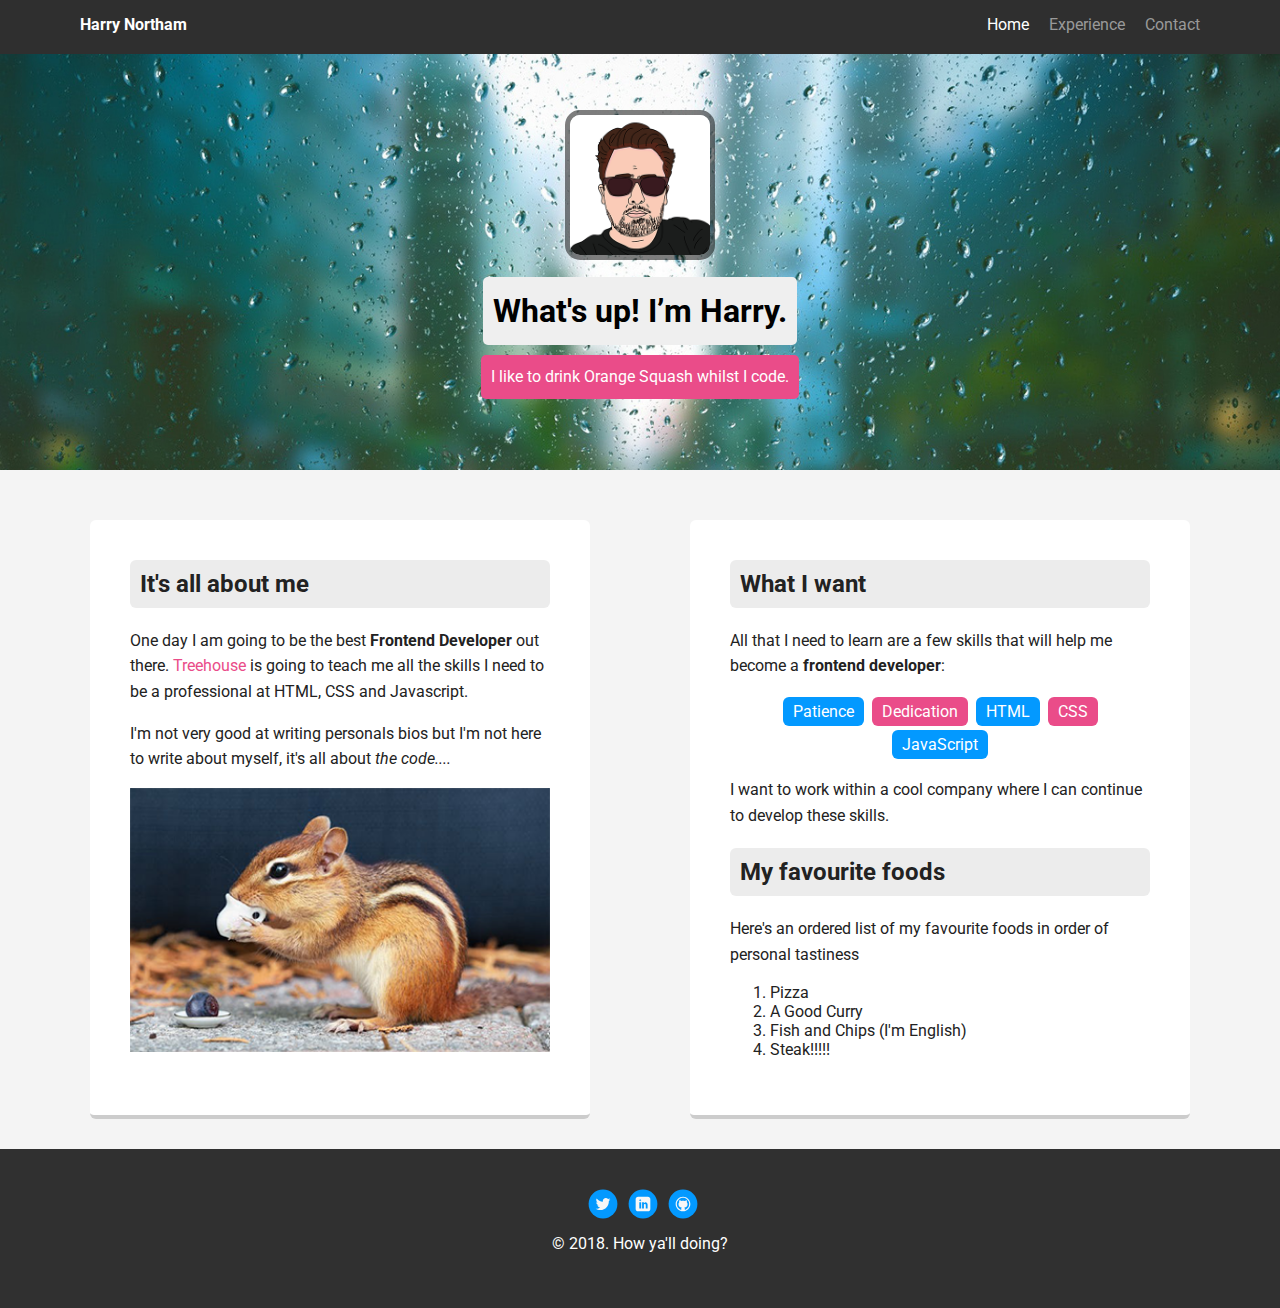
<file: index.html>
<!doctype html>
<html lang="en">

<head>
  <meta charset="utf-8">
  <title>Harry Northam - Frontend Developer</title>
  <meta name="viewport" content="width=device-width, initial-scale=1.0">
  <link rel="stylesheet" href="styles.css">
  <link href="https://fonts.googleapis.com/css?family=Muli%7CRoboto:400,300,500,700,900" rel="stylesheet">
</head>

<body>

  <div class="main-nav">
    <ul class="nav">
      <li class="name">Harry Northam</li>
      <li><a class="active" href="index.html">Home</a></li>
      <li><a href="experience.html">Experience</a></li>
      <li><a href="contact.html">Contact</a></li>
    </ul>
  </div>

  <header>
    <img src="images/harry.png" alt="Sketch of the legend that is Harry Northam" class="profile-image">
    <h1 class="tag name">What's up! I’m Harry.</h1>
    <p class="tag location">I like to drink Orange Squash whilst I code.</p>
  </header>

  <!-- I heard that Elon Musk likes to leave random comments within his pages. Peanut butter? -->

  <main class="flex">
    <div class="card">
      <h2>It's all about me</h2>
      <p>One day I am going to be the best <strong>Frontend Developer</strong> out there. <a href="https://teamtreehouse.com" target="_blank">Treehouse</a> is going to teach me all the skills I need to be a professional at HTML, CSS and Javascript.</p>
      <p>I'm not very good at writing personals bios but I'm not here to write about myself, it's all about <em>the code....</em></p>
      <img src="images/squirrel.png" alt="Look at this beautiful little squirrel" title="You hovered on my Squirrel. Please let him eat in peace.">
    </div>

    <div class="card">
      <h2>What I want</h2>
      <p>All that I need to learn are a few skills that will help me become a <strong>frontend developer</strong>:</p>
      <ul class="skills">
        <li>Patience</li>
        <li>Dedication</li>
        <li>HTML</li>
        <li>CSS</li>
        <li>JavaScript</li>
      </ul>
      <p>I want to work within a cool company where I can continue to develop these skills.</p>
      <h2>My favourite foods</h2>
      <p>Here's an ordered list of my favourite foods in order of personal tastiness</p>
      <ol>
        <li>Pizza</li>
        <li>A Good Curry</li>
        <li>Fish and Chips (I'm English)</li>
        <li>Steak!!!!!</li>
      </ol>
    </div>

  </main>
  <footer>
    <ul>
      <li><a href="https://twitter.com/harrynortham" target="_blank" class="social twitter">Twitter</a></li>
      <li><a href="https://linkedin.com/in/harrynortham" target="_blank" class="social linkedin">LinkedIn</a></li>
      <li><a href="https://github.com/harrynortham" target="_blank" class="social github">Github</a></li>
    </ul>
    <p class="copyright">&copy; 2018. How ya'll doing?</p>
  </footer>
</body>

</html>
</file>
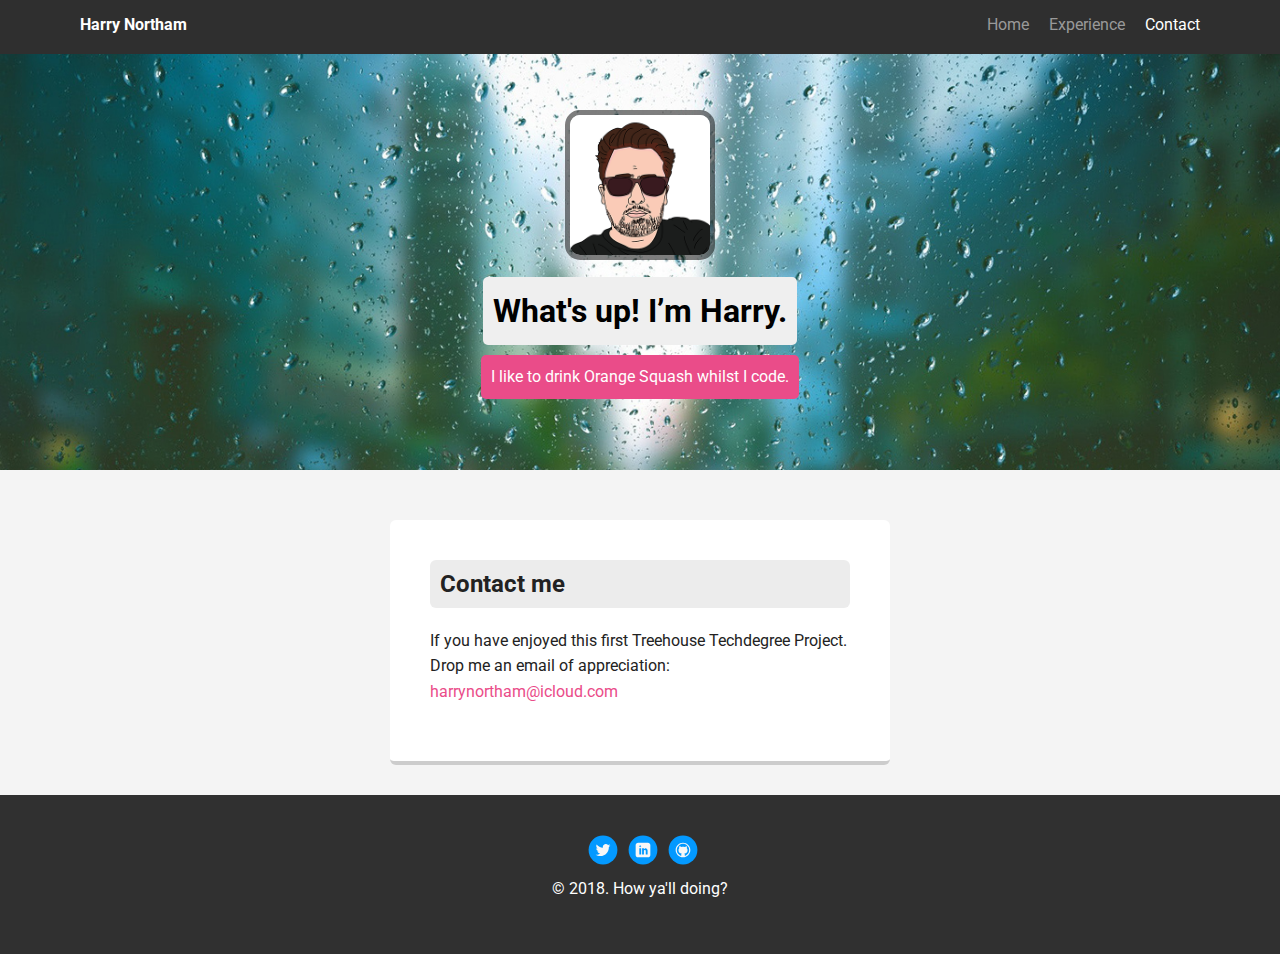
<file: contact.html>
<!doctype html>
<html lang="en">

<head>
  <meta charset="utf-8">
  <title>Harry Northam - Frontend Developer</title>
  <meta name="viewport" content="width=device-width, initial-scale=1.0">
  <link rel="stylesheet" href="styles.css">
  <link href="https://fonts.googleapis.com/css?family=Muli%7CRoboto:400,300,500,700,900" rel="stylesheet">
</head>

<body>

  <div class="main-nav">
    <ul class="nav">
      <li class="name">Harry Northam</li>
      <li><a href="index.html">Home</a></li>
      <li><a href="experience.html">Experience</a></li>
      <li><a class="active" href="contact.html">Contact</a></li>
    </ul>
  </div>

  <header>
    <img src="images/harry.png" alt="Sketch of the legend that is Harry Northam" class="profile-image">
    <h1 class="tag name">What's up! I’m Harry.</h1>
    <p class="tag location">I like to drink Orange Squash whilst I code.</p>
  </header>


  <main class="flex">


    <div class="card">
      <h2>Contact me</h2>
      <p>If you have enjoyed this first Treehouse Techdegree Project. Drop me an email of appreciation:<br>
        <a href="maito:harrynortham@icloud.com?subject=Good%20Job%20Harry!">harrynortham@icloud.com</a></p>
    </div>

  </main>
  <footer>
    <ul>
      <li><a href="https://twitter.com/harrynortham" target="_blank" class="social twitter">Twitter</a></li>
      <li><a href="https://linkedin.com/in/harrynortham" target="_blank" class="social linkedin">LinkedIn</a></li>
      <li><a href="https://github.com/harrynortham" target="_blank" class="social github">Github</a></li>
    </ul>
    <p class="copyright">&copy; 2018. How ya'll doing?</p>
  </footer>
</body>

</html>
</file>
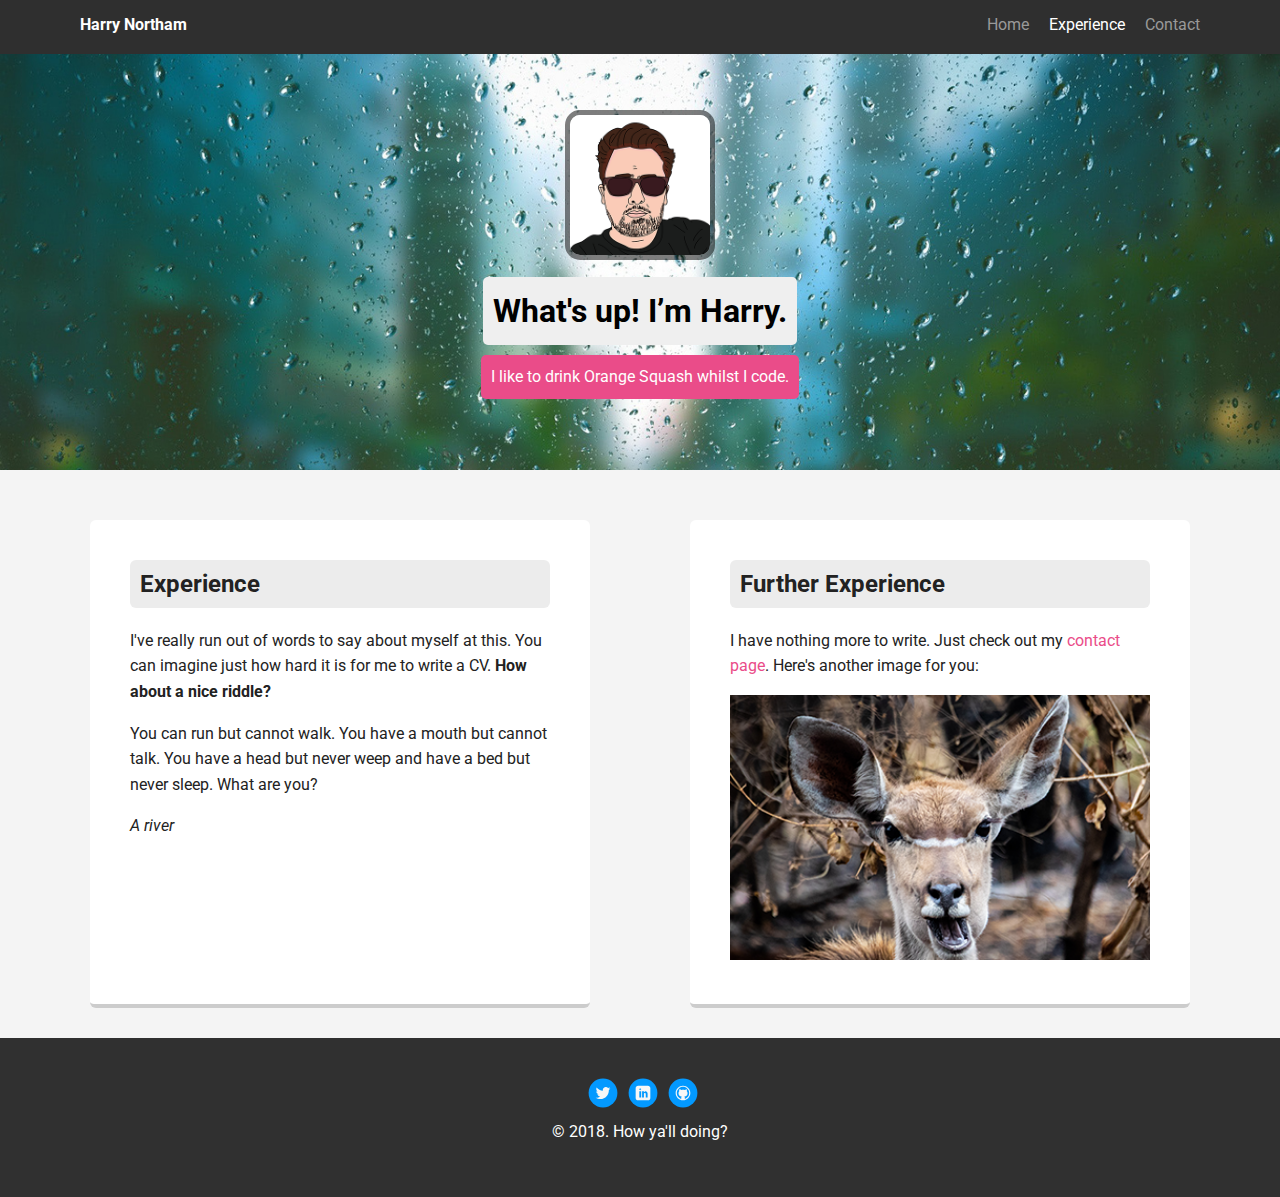
<file: experience.html>
<!doctype html>
<html lang="en">

<head>
  <meta charset="utf-8">
  <title>Harry Northam - Frontend Developer</title>
  <meta name="viewport" content="width=device-width, initial-scale=1.0">
  <link rel="stylesheet" href="styles.css">
  <link href="https://fonts.googleapis.com/css?family=Muli%7CRoboto:400,300,500,700,900" rel="stylesheet">
</head>

<body>

  <div class="main-nav">
    <ul class="nav">
      <li class="name">Harry Northam</li>
      <li><a href="index.html">Home</a></li>
      <li><a class="active" href="experience.html">Experience</a></li>
      <li><a href="contact.html">Contact</a></li>
    </ul>
  </div>

  <header>
    <img src="images/harry.png" alt="Sketch of the legend that is Harry Northam" class="profile-image">
    <h1 class="tag name">What's up! I’m Harry.</h1>
    <p class="tag location">I like to drink Orange Squash whilst I code.</p>
  </header>


  <main class="flex">
    <div class="card">
      <h2>Experience</h2>
      <p>I've really run out of words to say about myself at this. You can imagine just how hard it is for me to write a CV. <strong>How about a nice riddle?</strong></p>
      <p>
        You can run but cannot walk. You have a mouth but cannot talk. You have a head but never weep and have a bed but never sleep. What are you?
      </p>
      <p>
        <em>A river</em>
      </p>
    </div>

    <div class="card">
      <h2>Further Experience</h2>
      <p>I have nothing more to write. Just check out my <a href="contact.html">contact page</a>. Here's another image for you:</p>
        <img src="images/deer.png" alt="Crazy Deer" title="Checkout this Crazy Deer. Wild huh!">
    </div>

  </main>
  <footer>
    <ul>
      <li><a href="https://twitter.com/harrynortham" target="_blank" class="social twitter">Twitter</a></li>
      <li><a href="https://linkedin.com/in/harrynortham" target="_blank" class="social linkedin">LinkedIn</a></li>
      <li><a href="https://github.com/harrynortham" target="_blank" class="social github">Github</a></li>
    </ul>
    <p class="copyright">&copy; 2018. How ya'll doing?</p>
  </footer>
</body>

</html>
</file>
<file: styles.css>
/* Global Layout Set-up */
* {
  box-sizing: border-box;
}

body {
  margin: 0;
  padding: 0;
  text-align: center;
  font-family: 'Roboto', sans-serif;
  color: #222;
  background: #f4f4f4;
}

/* Link Styles */
a {
  text-decoration: none;
  color: #999;
}

a:hover {
  color: #6633ff;
}

/* Section Styles */
.main-nav {
  width: 100%;
  background: rgba(47, 47, 47);
  min-height: 30px;
  padding: 10px;
  position: fixed;
  text-align: center;
}

.nav {
  display: flex;
  justify-content: space-around;
  /*font-weight: 700;*/
  list-style-type: none;
  margin: 0 auto;
  padding: 0;
}

.nav .name {
  display: block;
  margin-right: auto;
  color: white;
  font-weight: 700;
}

.nav li {
  padding: 5px 10px 10px 10px;
}

.nav a {
  transition: all .5s;
}

.nav a:hover,
.nav a.active {
  color: white
}

header {
  text-align: center;
  background: url('images/background-image.jpg') no-repeat top center;
  background-size: cover;
  overflow: hidden;
  padding-top: 60px;
}

header {
  line-height: 1.5;
}

header .profile-image {
  margin-top: 50px;
  width: 150px;
  height: 150px;
  border-radius: 10%;
  border: 5px solid rgb(0, 0, 0, 0.5);
  transition: all .7s;
}

header .profile-image:hover {
  transform: scale(1.1) rotate(360deg);
}

.tag {
  background-color: #efefef;
  color: black;
  padding: 10px;
  border-radius: 5px;
  display: table;
  margin: 10px auto;
}

.location {
  background-color: #ea4c89;
  color: white;
}

.card {
  margin: 30px;
  padding: 20px 40px 40px;
  max-width: 500px;
  text-align: left;
  background: #fff;
  border-bottom: 4px solid #ccc;
  border-radius: 6px;
  transition: all .5s;
}

.card:hover {
  border-color: #ea4c89;
}

.card h2 {
  background: #ececec;
  padding: 10px;
  border-radius: 6px;
}

.card a {
  color: #ea4c89;
}

.card a:hover {
  color: #df3e7b;
}

.card img{
  width:100%; /*Stops image breaking design when browser resized*/
}

ul.skills {
  padding: 0;
  text-align: center;
}

.skills li {
  border-radius: 6px;
  display: inline-block;
  background: #ea4c89;
  color: white;
  padding: 5px 10px;
  margin: 2px;
}

.skills li:nth-child(odd) {
  background: #0399ff;
}

footer {
  width: 100%;
  min-height: 30px;
  padding: 40px 20px;
  background: #303030;
}

footer .copyright {
  top: -8px;
  font-size: .75em;
  color: white;
}

footer ul {
  list-style-type: none;
  margin: 0;
  padding: 0;
}

footer ul li {
  display: inline-block;
}

a.social {
  display: inline-block;
  text-indent: -9999px;
  margin-left: 5px;
  width: 30px;
  height: 30px;
  background-size: 30px 30px;
  opacity: 1;
  transition: all .5s;
}

a.twitter {
  background-image: url(images/twitter.svg);
}

a.linkedin {
  background-image: url(images/linkedin.svg);
}

a.github {
  background-image: url(images/github.svg);
}

a.social:hover {
  opacity: 0.7;
}

.clearfix {
  clear: both;
}

/* Styles for larger screens */
@media screen and (min-width: 720px) {
  .flex {
    display: -ms-flexbox;
    /* TWEENER - IE 10 */
    display: flex;
    max-width: 1200px;
    -ms-flex-pack: distribute;
    justify-content: space-around;
    margin: 0 auto;
  }

  header {
    min-height: 470px;
  }

  .nav {
    max-width: 1200px;
    padding: 0 30px;
  }

  main {
    padding-top: 20px;
  }

  main p {
    line-height: 1.6em;
  }

  footer {
    font-size: 1.3em;
    /*max-width: 1200px;
    margin: 40px auto;*/
  }
}
</file>
